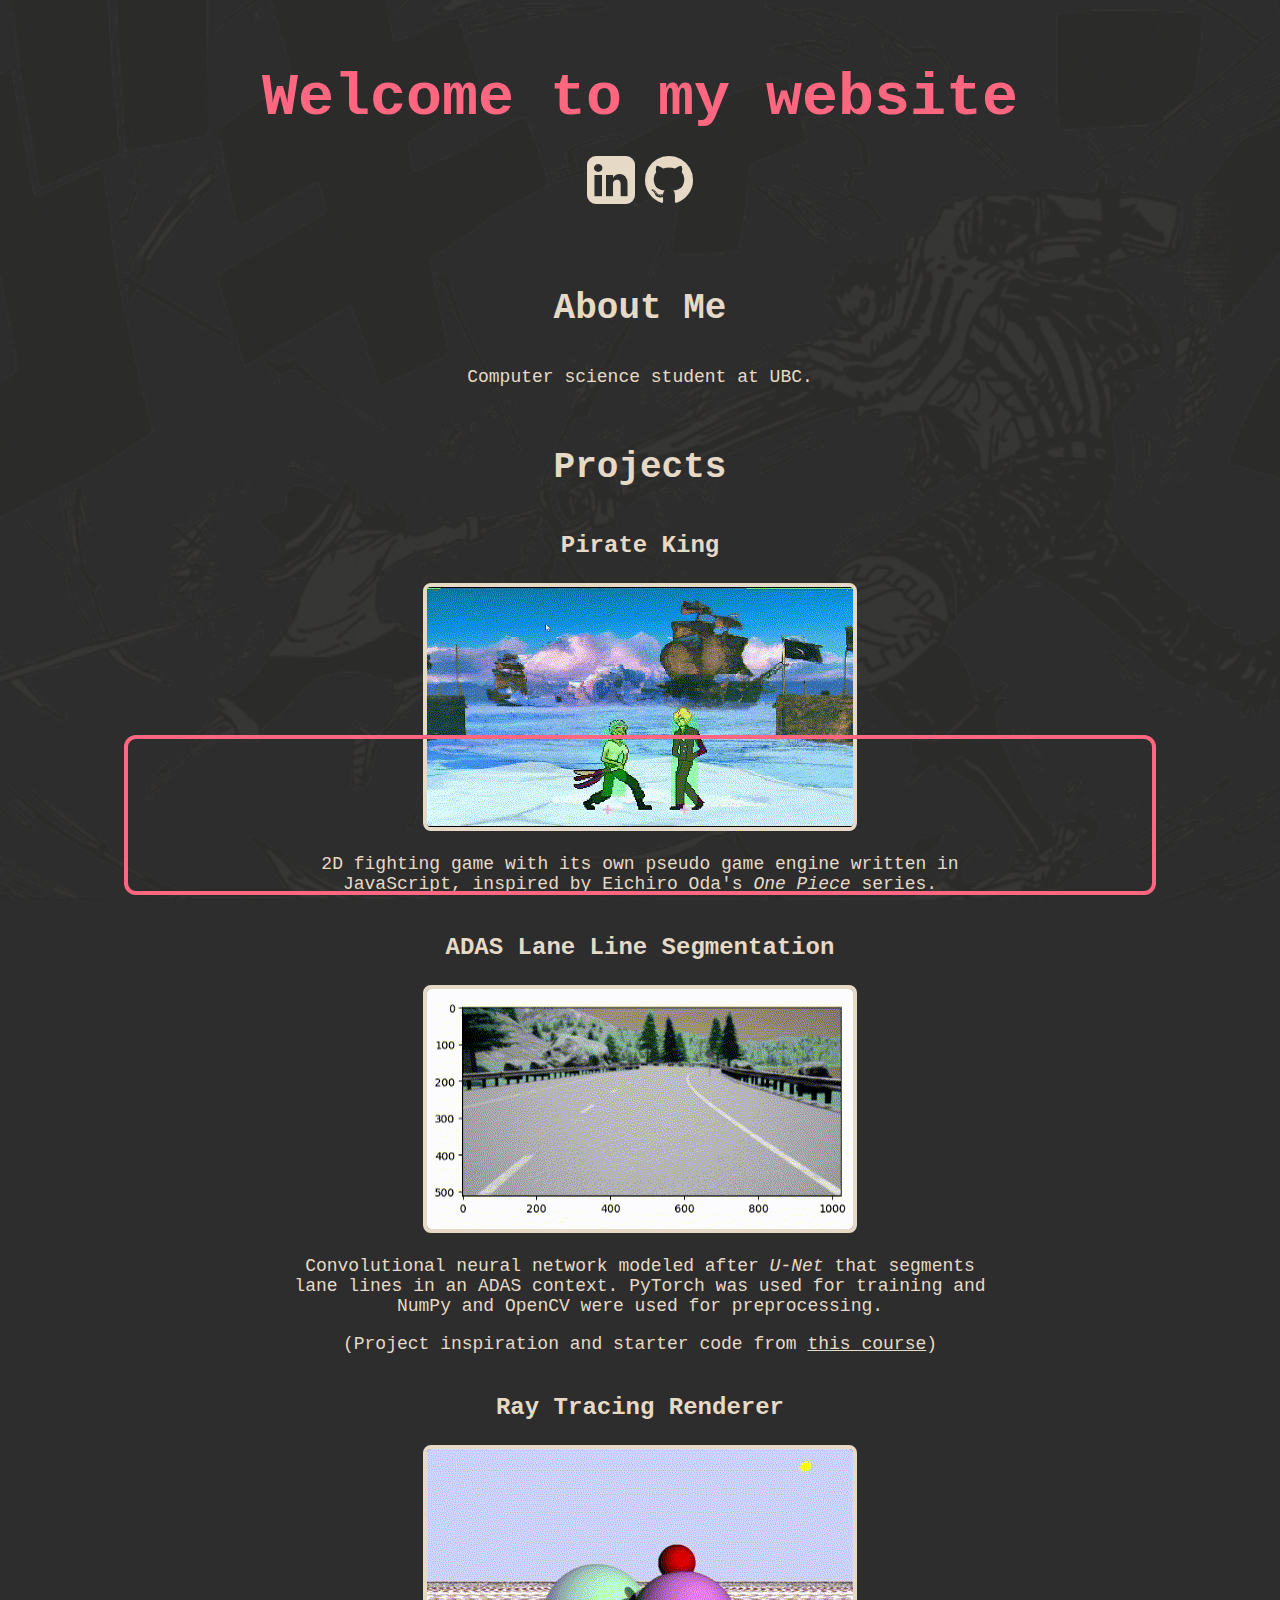
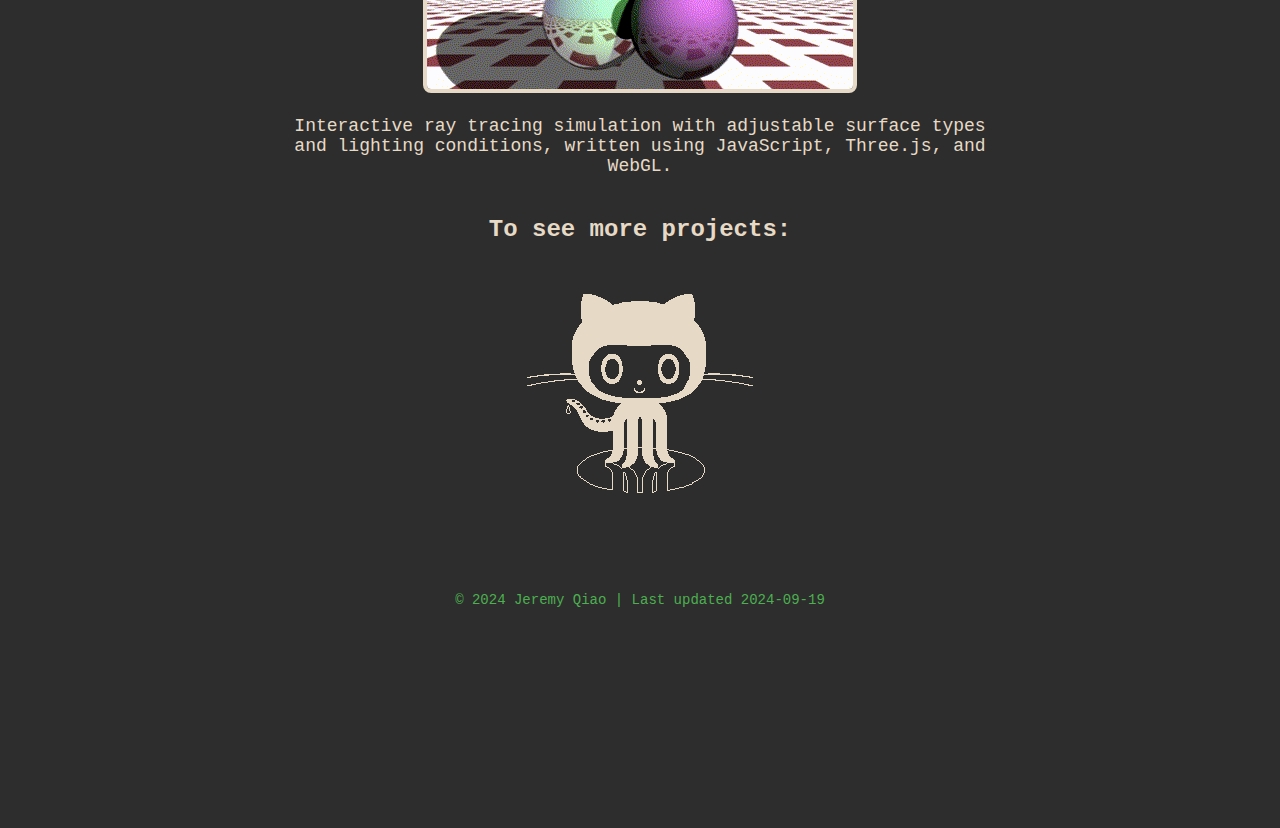
<file: index.html>
<!DOCTYPE html>
<html lang="en">
<head>
    <meta charset="UTF-8">
    <meta name="viewport" content="width=device-width, initial-scale=1.0">
    <link rel="stylesheet" href="https://cdnjs.cloudflare.com/ajax/libs/font-awesome/4.7.0/css/font-awesome.min.css">
    <title>germchow's website</title>
    <link rel="icon" type="image/x-icon" href="favicon.png">
    <style>
        body {
            background-color: #2d2d2d; /* Dark gray background */
            color: #e6dac6; /* Light gray text */
            background-image: url('luffykatakuri.png');
            background-repeat: no-repeat;
            background-position: top;
            background-size: auto 100%;
            background-attachment: fixed;
            font-family: 'Courier New', Courier, monospace;
            text-align: center;
            margin-top: 5%;
            margin-bottom: 220px;
            margin-left: 0px;
            margin-right: 0px;
        }

        header, h2 {
            margin-bottom: 20px;
            display: inline-block;
        }

        h2 {
            font-size: 36px;
        }

        h3 {
            font-size: 24px;
        }

        p {
            font-size: 18px;
        }

        header {
            font-size: 60px;
            font-weight: 700;
            transition: color 2s; /* Smooth transition effect over 2 seconds */
        }

        section {
            margin: auto;
            width: 55%;
            margin-bottom: 30px;
        }

        img {
            max-width: 100%;
            height: auto;
        }

        .project:hover {
            transform: scale(1.1);
            
        }

        .project {
            margin-bottom: 40px;
            transition: transform 0.3s;
        }
        

        .project img {
            border: 3px solid; /* Initially set to a color that will be overridden by JavaScript */
            border-radius: 8px;
            border-width: 4px;
        }

        .moreprojects:hover {
            transform: scale(1.1);
            
        }

        .moreprojects {
            margin-bottom: 30px;
            transition: transform 0.3s;
        }

        a:link, a:visited {
        color: #e6dac6;
        background-color: transparent;
        text-decoration: underline;
        }

        a:hover {
        color: #e6dac68c;
        background-color: transparent;
        text-decoration: underline;
        }

        footer {
            font-size: 14px;
            margin-top: 80px; /* Larger margin-top value to move the footer lower */
            color: #4caf50; /* Green color */
        }

        /* Style for the Spotify widget */
        .spotify-widget {
            position: fixed;
            bottom: 0%;
            width: 100%;
        }

        iframe {
            border: 4px solid; /* Initially set to a color that will be overridden by JavaScript */
            transition: border-color 2s; /* Smooth transition for border color */
        }

    </style>
    <script>
        document.addEventListener("DOMContentLoaded", function() {
            var header = document.querySelector('header');
            var iframe = document.querySelector('iframe')
            var colors = ['#ff6781', '#65a8d4', '#8ac754']; // Desaturated colors
            var currentColorIndex = 0;

            function updateColors() {
                var currentColor = colors[currentColorIndex];

                header.style.color = currentColor;
                iframe.style.borderColor = currentColor;

                currentColorIndex = (currentColorIndex + 1) % colors.length;

                setTimeout(updateColors, 1000); // Change colors every 2000 milliseconds (2 seconds)
            }

            updateColors(); // Start the color update loop
        });
    </script>
</head>
<body>

    <header>
        Welcome to my website
    </header>

    <div style="margin-bottom: 50px;">
        <a href="https://www.linkedin.com/in/jeremyqiao/" target="_blank" rel="noopener noreferrer"><i class="fa fa-linkedin-square" style="font-size:56px;"></i></a>
        <a href="https://github.com/germchow" target="_blank" rel="noopener noreferrer"><i class="fa fa-github" style="font-size:56px;"></i></a>
    </div>

    <section>
        <h2>About Me</h2>
        <p>Computer science student at UBC.</p>
    </section>

    <section>
        <h2>Projects</h2>

        <div class="project">
            <h3>Pirate King</h3>
            <a href="https://germchow.github.io/pirate-king/" target="_blank" rel="noopener noreferrer">
                <img src="pirateking.gif" alt="Project 1">
            </a>
            <p>2D fighting game with its own pseudo game engine written in JavaScript, inspired by Eichiro Oda's <i>One Piece</i> series.</p>
        </div>

        <div class="project">
            <h3>ADAS Lane Line Segmentation</h3>
            <a href="https://github.com/germchow/Algorithms-for-Automated-Driving" target="_blank" rel="noopener noreferrer">
                <img src="laneline.gif" alt="Project 2">
            </a>
            <p>Convolutional neural network modeled after <i>U-Net</i> that segments lane lines in an ADAS context. PyTorch was used for training and NumPy and OpenCV were used for preprocessing.</p>
            <p>(Project inspiration and starter code from <a href="https://thomasfermi.github.io/Algorithms-for-Automated-Driving/Introduction/intro.html" target="_blank" rel="noopener noreferrer">this course</a>)</p>    
        </div>

        <div class="project">
            <h3>Ray Tracing Renderer</h3>
            <a href="https://germchow.github.io/cpsc314-a6/" target="_blank" rel="noopener noreferrer">
                <img src="raytracer.gif" alt="Project 3">
            </a>
            <p>Interactive ray tracing simulation with adjustable surface types and lighting conditions, written using JavaScript, Three.js, and WebGL.</p>   
        </div>

        <!-- <div class="project">
            <h3>C-like Language Compiler</h3>
            <a href="https://github.com/germchow/cpsc411-compiler-project" target="_blank" rel="noopener noreferrer">
                <img src="compiler.gif" alt="Project 4">
            </a>
            <p>Compiler written in Racket that compiles a custom C-like language into x86 assembly.</p>    
        </div> -->

        <div class="moreprojects">
            <h3>To see more projects:</h3>
            <a href="https://github.com/germchow?tab=repositories" target="_blank" rel="noopener noreferrer">
                <img src='octocat.png' onmouseover="this.src='octocat_clicked.png';" onmouseout="this.src='octocat.png';" />
            </a>
        </div>

        <!-- Add more projects as needed -->
    </section>


    <footer>
        &copy; 2024 Jeremy Qiao | Last updated 2024-09-19
    </footer>

    <div class="spotify-widget">
        <iframe style="border-radius:12px" src="https://open.spotify.com/embed/playlist/17YqKUE5bDWDCR0HE6VPI8?utm_source=generator&theme=0" width="80%" height="152" frameBorder="0" allowfullscreen="" allow="autoplay; clipboard-write; encrypted-media; fullscreen; picture-in-picture" loading="lazy"></iframe>
    </div>
    

</body>
</html>
</file>
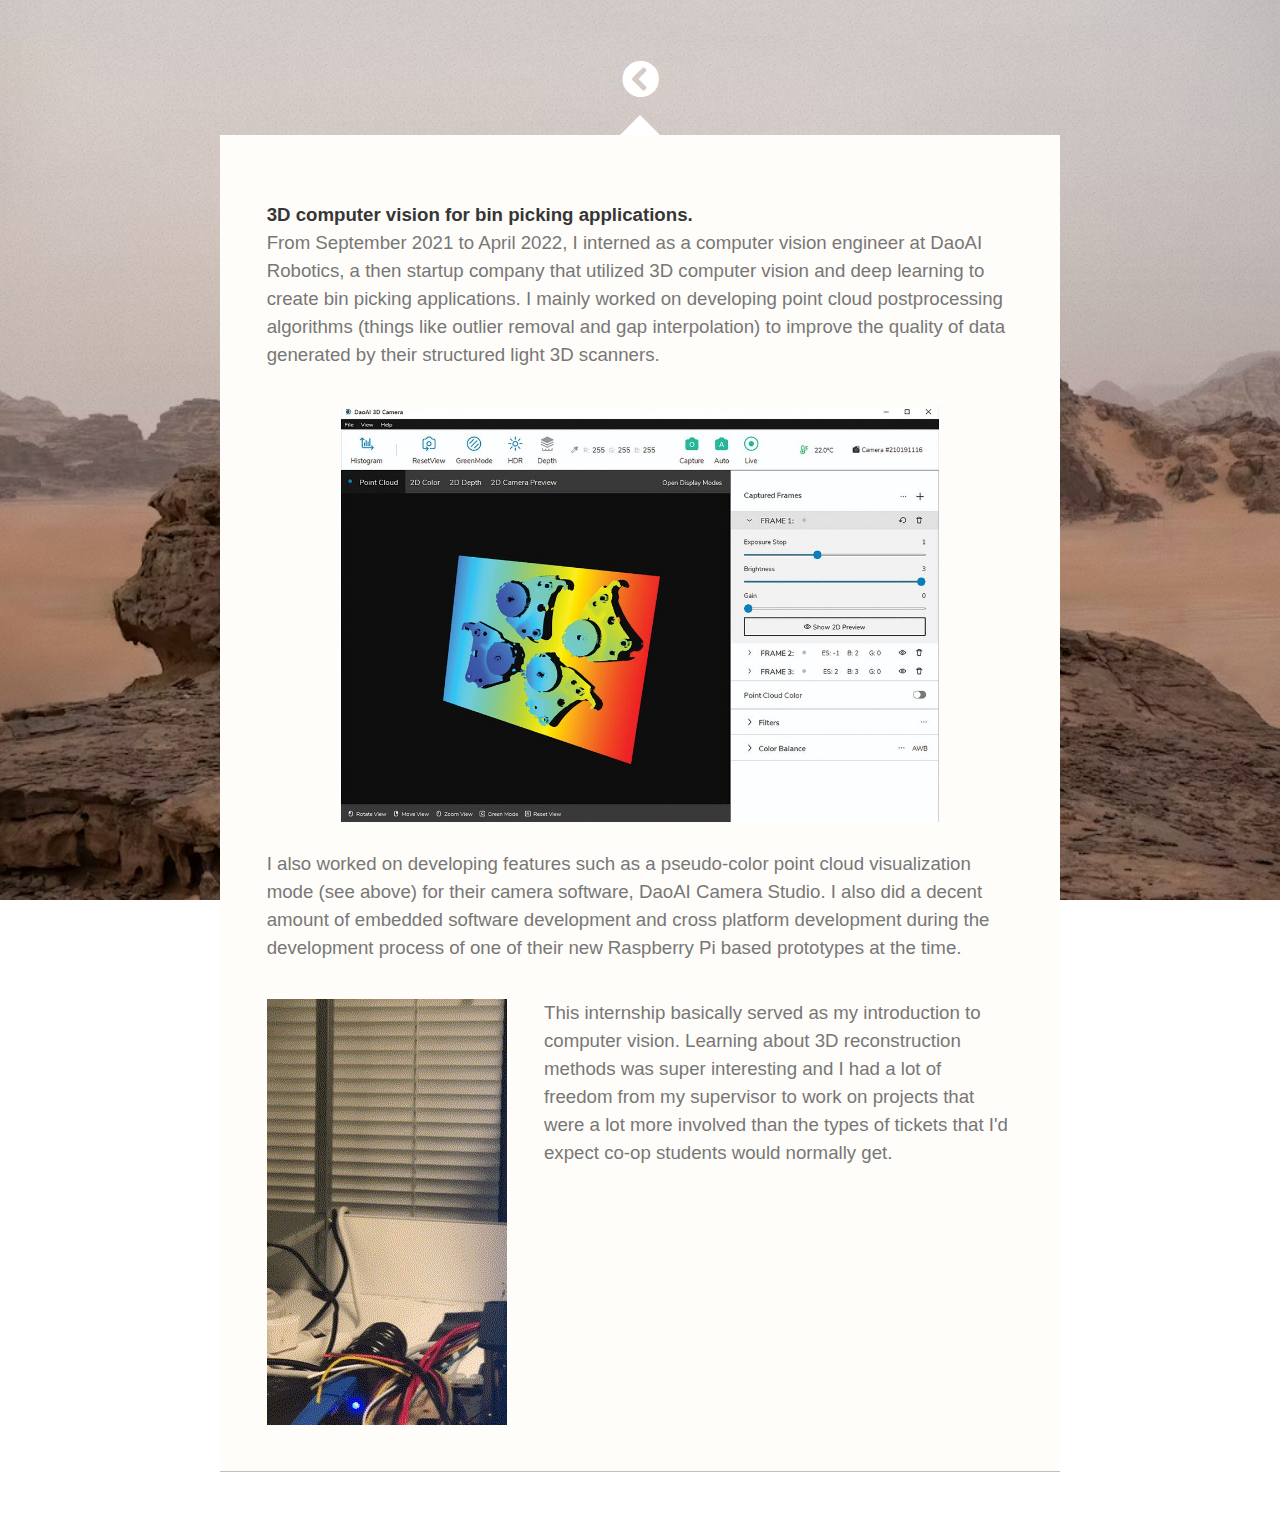
<file: daoai.html>
<!DOCTYPE HTML>
<!--
	Astral by HTML5 UP
	html5up.net | @ajlkn
	Free for personal and commercial use under the CCA 3.0 license (html5up.net/license)
-->
<html>
	<head>
		<title>germchow</title>
		<meta charset="utf-8" />
		<meta name="viewport" content="width=device-width, initial-scale=1, user-scalable=no" />
		<link rel="stylesheet" href="assets/css/main.css" />
		<noscript><link rel="stylesheet" href="assets/css/noscript.css" /></noscript>
		<link rel="icon" href="images/favicon.png">
	</head>
	<body class="is-preload">

		<!-- Wrapper-->
			<div id="wrapper">

				<!-- Nav -->
				<nav id="nav">
					<a href="javascript:history.back()" class="icon solid icon solid fa-chevron-circle-left"><span>go back</span></a>
				</nav>

				<!-- Main -->
					<div id="main">

						<!-- Work -->
							<article id="experience" class="blog">
								<h1>3D computer vision for bin picking applications.</h1>
                                <p>
                                    From September 2021 to April 2022, I interned as a computer vision engineer at DaoAI Robotics, a then startup company that 
									utilized 3D computer vision and deep learning to create bin picking applications. I mainly worked on developing point cloud 
									postprocessing algorithms (things like outlier removal and gap interpolation) to improve the quality of data generated by their 
									structured light 3D scanners.
                                </p>
                                <img class="image center" src="images/daoai2.png" width=80% alt="" />
                                <br>
								<p>
									I also worked on developing features such as a pseudo-color point cloud visualization mode (see above) for their camera software, DaoAI 
									Camera Studio. I also did a decent amount of embedded software development and cross platform development during the development process of
									one of their new Raspberry Pi based prototypes at the time.
								</p>
                                
								<div style="float:left; padding-right: 2em; padding-bottom: 2em;">
									<img src="images/daoai5.gif" alt=""/>
								</div>

								<div style="display: table-cell;">
									<p>
										This internship basically served as my introduction to computer vision. Learning about 3D reconstruction methods was super 
										interesting and I had a lot of freedom from my supervisor to work on projects that were a lot more involved than the types 
										of tickets that I'd expect co-op students would normally get.
									</p>
								</div>
								
								
								
								
								
                                
								
							</article>
					</div>
			</div>

		<!-- Scripts -->
			<script src="assets/js/jquery.min.js"></script>
			<script src="assets/js/browser.min.js"></script>
			<script src="assets/js/breakpoints.min.js"></script>
			<script src="assets/js/util.js"></script>
			<script src="assets/js/main.js"></script>

	</body>
</html>
</file>
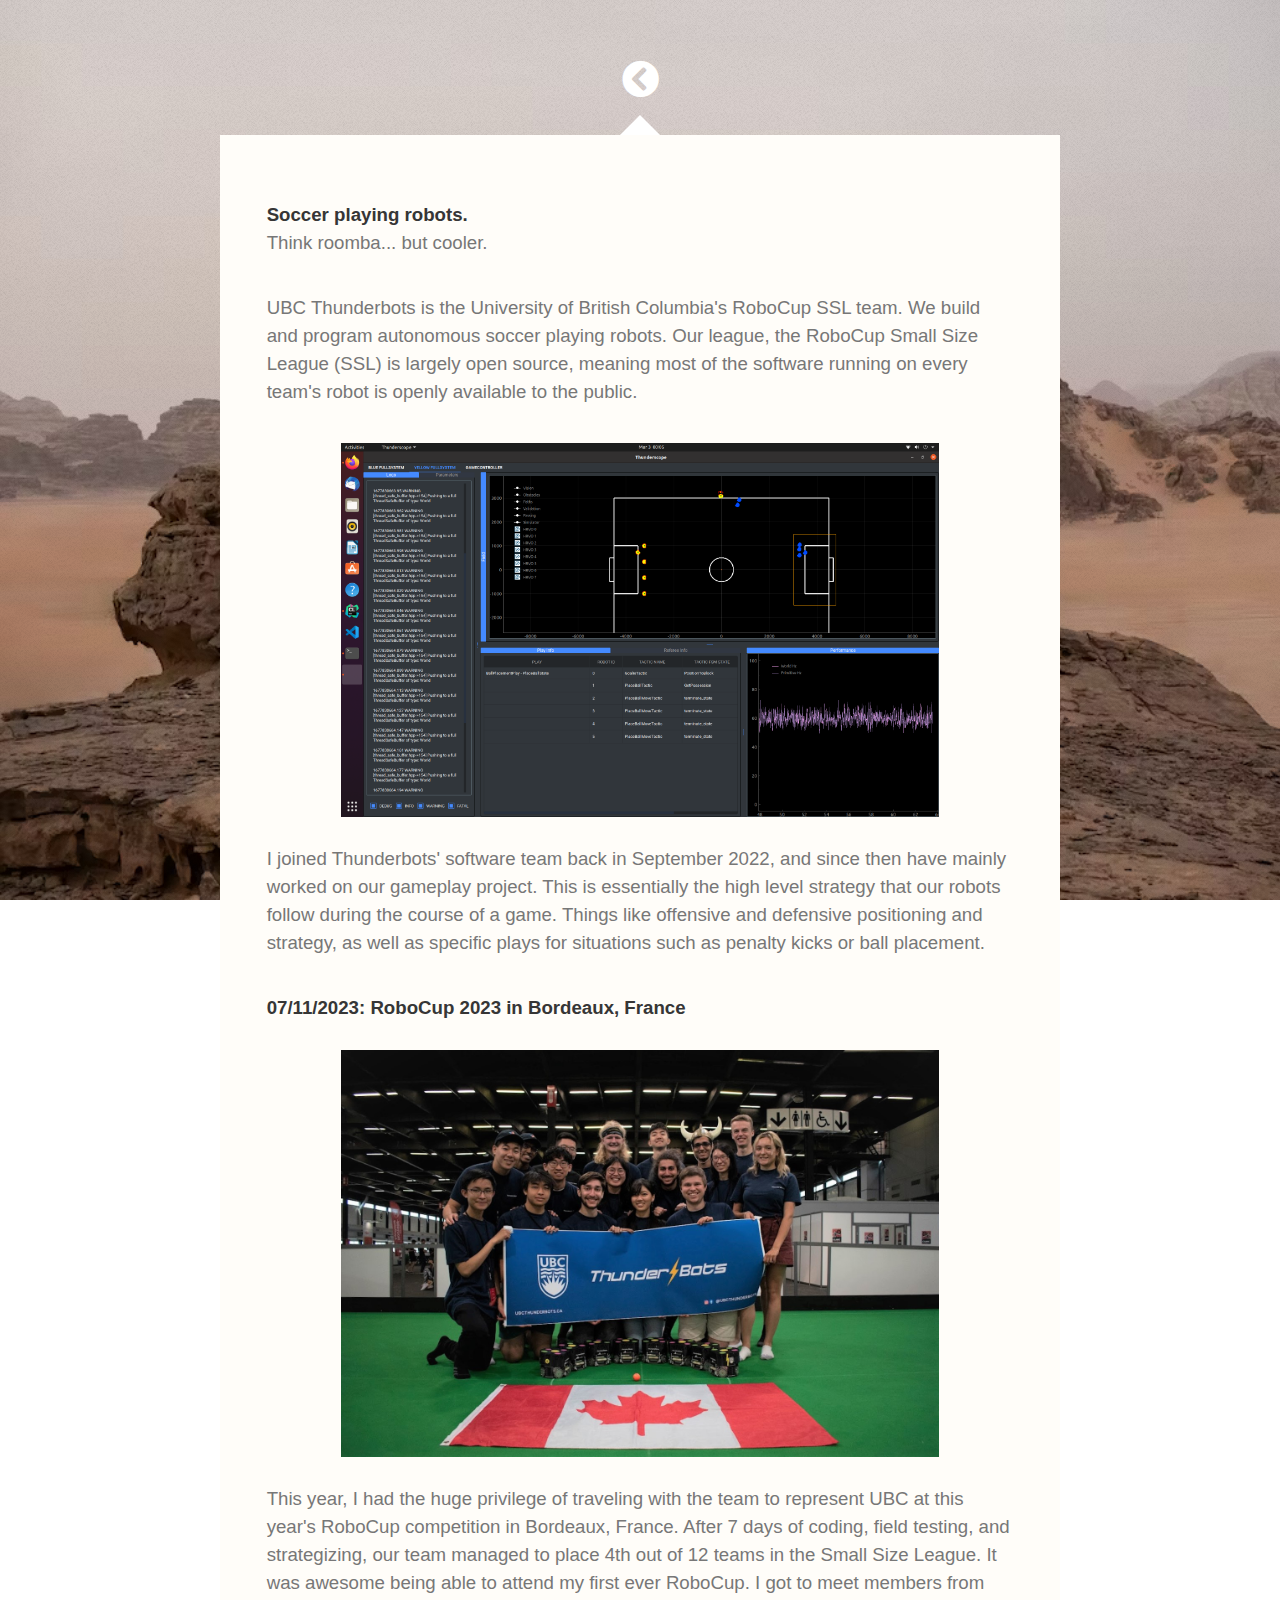
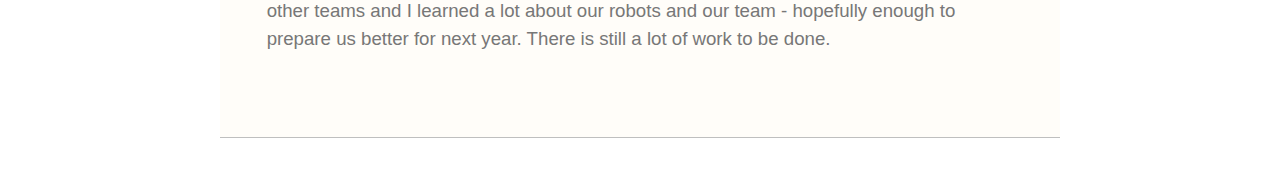
<file: tbots.html>
<!DOCTYPE HTML>
<!--
	Astral by HTML5 UP
	html5up.net | @ajlkn
	Free for personal and commercial use under the CCA 3.0 license (html5up.net/license)
-->
<html>
	<head>
		<title>germchow</title>
		<meta charset="utf-8" />
		<meta name="viewport" content="width=device-width, initial-scale=1, user-scalable=no" />
		<link rel="stylesheet" href="assets/css/main.css" />
		<noscript><link rel="stylesheet" href="assets/css/noscript.css" /></noscript>
		<link rel="icon" href="images/favicon.png">
	</head>
	<body class="is-preload">

		<!-- Wrapper-->
			<div id="wrapper">

				<!-- Nav -->
				<nav id="nav">
					<a href="javascript:history.back()" class="icon solid fa-chevron-circle-left"><span>go back</span></a>
				</nav>
				

				<!-- Main -->
					<div id="main">

						<!-- Work -->
							<article id="experience" class="blog">
								<h1>Soccer playing robots.</h1>
                                <p>Think roomba... but cooler.</p>

                                <p>
									UBC Thunderbots is the University of British Columbia's RoboCup SSL team.
									We build and program autonomous soccer playing robots. Our league, the RoboCup Small Size League (SSL) is largely open source, 
                                    meaning most of the software running on every team's robot is openly available to the public. 
                                </p>
                                <img class="image center" src="images/tbots1.png" width=80% alt="" />
                                <br>
                                <p>
                                    I joined Thunderbots' software team back in September 2022, and since then have mainly worked on our gameplay project. This is 
                                    essentially the high level strategy that our robots follow during the course of a game. Things like offensive and defensive 
                                    positioning and strategy, as well as specific plays for situations such as penalty kicks or ball placement.
                                </p>

								<h2>07/11/2023: RoboCup 2023 in Bordeaux, France</h2>
								<br>
								<img class="image center" src="images/tbots2.jpg" width=80% alt="" />
								<br>
								<p>
									This year, I had the huge privilege of traveling with the team to represent UBC at this year's RoboCup competition in 
									Bordeaux, France. After 7 days of coding, field testing, and strategizing, our team managed to place 4th out of 12 teams 
									in the Small Size League. It was awesome being able to attend my first ever RoboCup. I got to meet members from other teams 
									and I learned a lot about our robots and our team - hopefully enough to prepare us better for next year. There is still a lot 
									of work to be done.
								</p>
                                
								
							</article>
					</div>
			</div>

		<!-- Scripts -->
			<script src="assets/js/jquery.min.js"></script>
			<script src="assets/js/browser.min.js"></script>
			<script src="assets/js/breakpoints.min.js"></script>
			<script src="assets/js/util.js"></script>
			<script src="assets/js/main.js"></script>

	</body>
</html>
</file>
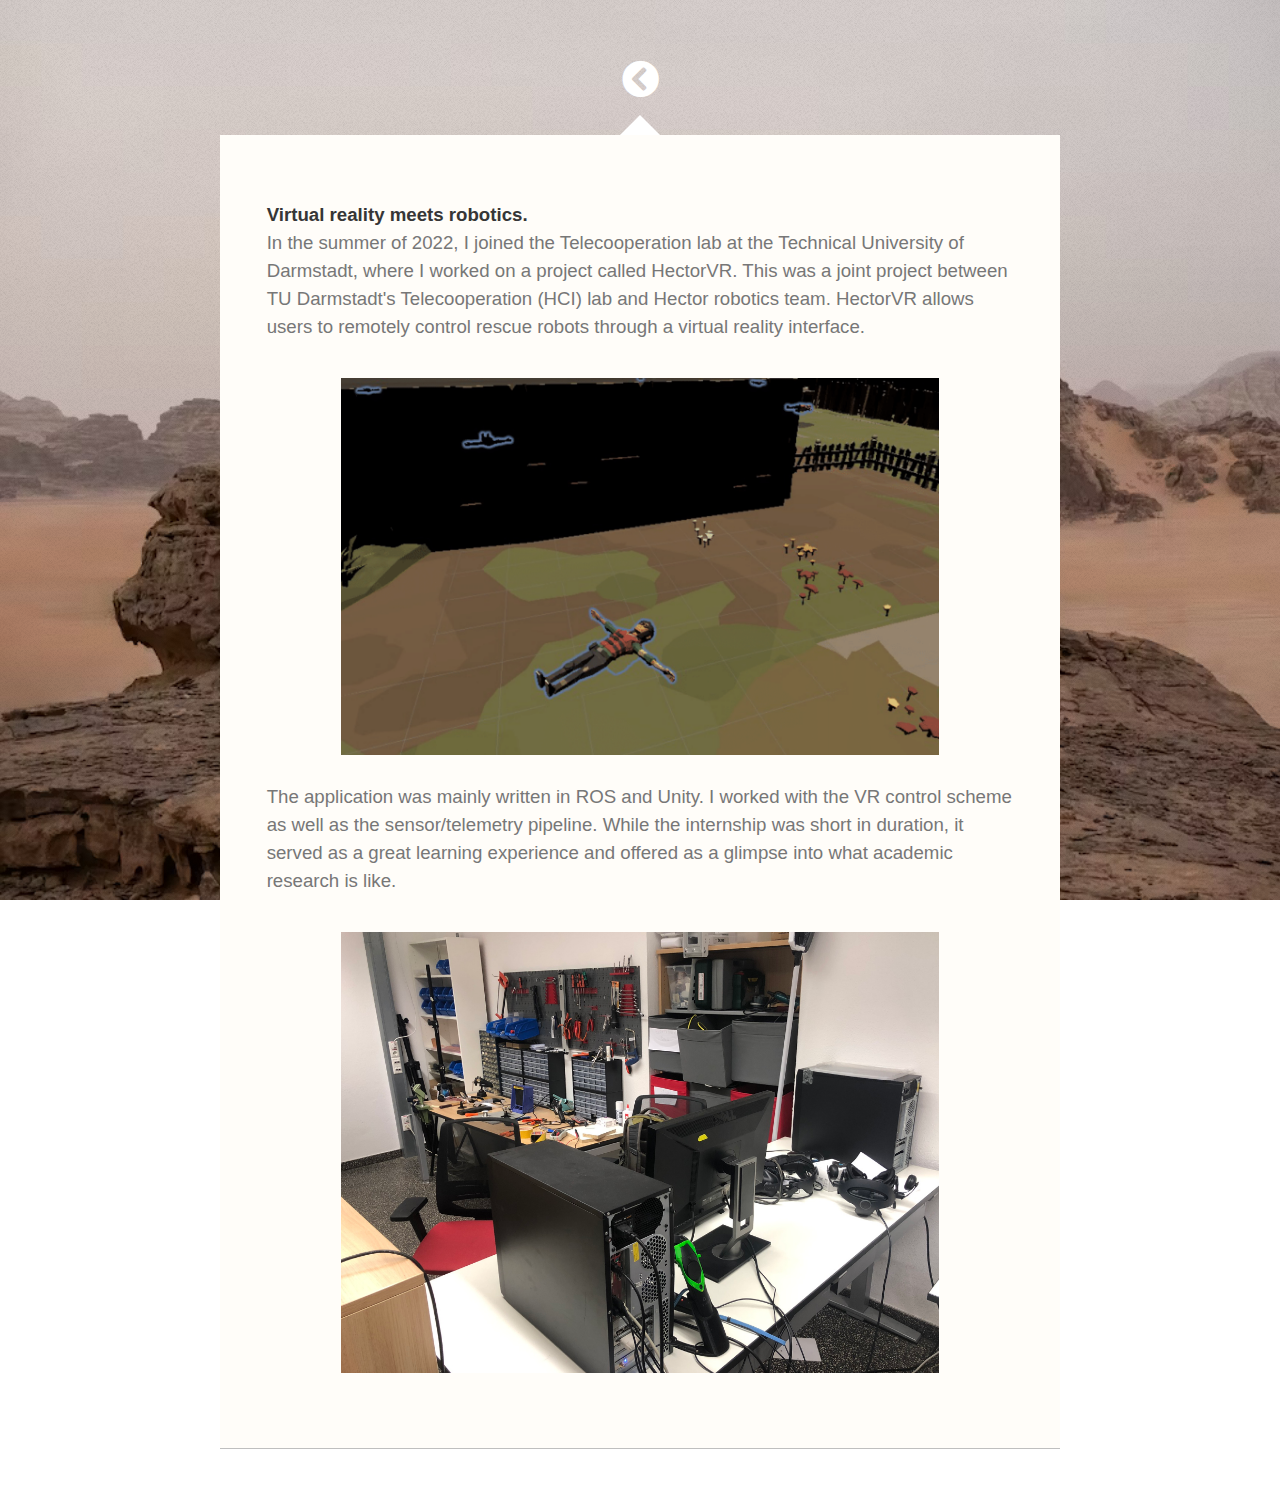
<file: tudarmstadt.html>
<!DOCTYPE HTML>
<!--
	Astral by HTML5 UP
	html5up.net | @ajlkn
	Free for personal and commercial use under the CCA 3.0 license (html5up.net/license)
-->
<html>
	<head>
		<title>germchow</title>
		<meta charset="utf-8" />
		<meta name="viewport" content="width=device-width, initial-scale=1, user-scalable=no" />
		<link rel="stylesheet" href="assets/css/main.css" />
		<noscript><link rel="stylesheet" href="assets/css/noscript.css" /></noscript>
		<link rel="icon" href="images/favicon.png">
	</head>
	<body class="is-preload">

		<!-- Wrapper-->
			<div id="wrapper">

				<!-- Nav -->
				<nav id="nav">
					<a href="javascript:history.back()" class="icon solid fa-chevron-circle-left"><span>go back</span></a>
				</nav>

				<!-- Main -->
					<div id="main">

						<!-- Work -->
							<article id="experience" class="blog">
								<h1>Virtual reality meets robotics.</h1>
                                <p>
                                    In the summer of 2022, I joined the Telecooperation lab at the Technical University of Darmstadt, where I worked on a project called HectorVR. 
									This was a joint project between TU Darmstadt's Telecooperation (HCI) lab and Hector robotics team. HectorVR allows users to remotely control 
									rescue robots through a virtual reality interface.
                                </p>
                                <img class="image center" src="images/tudarmstadt2.png" width=80% alt="" />
                                <br>
                                <p>
                                    The application was mainly written in ROS and Unity. I worked with the VR control scheme as well as the sensor/telemetry pipeline.
									While the internship was short in duration, it served as a great learning experience and offered as a glimpse into what academic 
									research is like.
                                </p>
								<img class="image center" src="images/tudarmstadt3.png" width=80% alt="" />
                                <br>
                                
								
							</article>
					</div>
			</div>

		<!-- Scripts -->
			<script src="assets/js/jquery.min.js"></script>
			<script src="assets/js/browser.min.js"></script>
			<script src="assets/js/breakpoints.min.js"></script>
			<script src="assets/js/util.js"></script>
			<script src="assets/js/main.js"></script>

	</body>
</html>
</file>
<file: assets/css/noscript.css>
/*
	Astral by HTML5 UP
	html5up.net | @ajlkn
	Free for personal and commercial use under the CCA 3.0 license (html5up.net/license)
*/

/* Wrapper */

	#wrapper {
		opacity: 1 !important;
	}

/* Nav */

	#nav a {
		opacity: 1.0;
	}

		#nav a:before, #nav a:after {
			display: none;
		}

		#nav a span {
			top: 0;
			opacity: 1.0;
		}

			#nav a span:after {
				display: none;
			}

/* Main */

	#main {
		background: none;
		box-shadow: none;
	}

		#main > .panel {
			background: #ffffff;
			margin-bottom: 2em;
		}

			#main > .panel:last-child {
				margin-bottom: 0;
			}
</file>
<file: assets/css/main.css>
@import url("https://fonts.googleapis.com/css?family=Source+Sans+Pro:300,400,300italic,400italic");
@import url("fontawesome-all.min.css");

/*
	Astral by HTML5 UP
	html5up.net | @ajlkn
	Free for personal and commercial use under the CCA 3.0 license (html5up.net/license)
*/

html, body, div, span, applet, object,
iframe, h1, h2, h3, h4, h5, h6, p, blockquote,
pre, a, abbr, acronym, address, big, cite,
code, del, dfn, em, img, ins, kbd, q, s, samp,
small, strike, strong, sub, sup, tt, var, b,
u, i, center, dl, dt, dd, ol, ul, li, fieldset,
form, label, legend, table, caption, tbody,
tfoot, thead, tr, th, td, article, aside,
canvas, details, embed, figure, figcaption,
footer, header, hgroup, menu, nav, output, ruby,
section, summary, time, mark, audio, video {
	margin: 0;
	padding: 0;
	border: 0;
	font-size: 100%;
	font: inherit;
	vertical-align: baseline;}

article, aside, details, figcaption, figure,
footer, header, hgroup, menu, nav, section {
	display: block;}

body {
	line-height: 1;
}

ol, ul {
	list-style: none;
}

blockquote, q {
	quotes: none;
}

	blockquote:before, blockquote:after, q:before, q:after {
		content: '';
		content: none;
	}

table {
	border-collapse: collapse;
	border-spacing: 0;
}

body {
	-webkit-text-size-adjust: none;
}

mark {
	background-color: transparent;
	color: inherit;
}

input::-moz-focus-inner {
	border: 0;
	padding: 0;
}

input, select, textarea {
	-moz-appearance: none;
	-webkit-appearance: none;
	-ms-appearance: none;
	appearance: none;
}

/* Row */

	.row {
		display: flex;
		flex-wrap: wrap;
		box-sizing: border-box;
		align-items: stretch;
	}

		.row > * {
			box-sizing: border-box;
		}

		.row.gtr-uniform > * > :last-child {
			margin-bottom: 0;
		}

		.row.aln-left {
			justify-content: flex-start;
		}

		.row.aln-center {
			justify-content: center;
		}

		.row.aln-right {
			justify-content: flex-end;
		}

		.row.aln-top {
			align-items: flex-start;
		}

		.row.aln-middle {
			align-items: center;
		}

		.row.aln-bottom {
			align-items: flex-end;
		}

		.row > .imp {
			order: -1;
		}

		.row > .col-1 {
			width: 8.33333%;
		}

		.row > .off-1 {
			margin-left: 8.33333%;
		}

		.row > .col-2 {
			width: 16.66667%;
		}

		.row > .off-2 {
			margin-left: 16.66667%;
		}

		.row > .col-3 {
			width: 25%;
		}

		.row > .off-3 {
			margin-left: 25%;
		}

		.row > .col-4 {
			width: 33.33333%;
		}

		.row > .off-4 {
			margin-left: 33.33333%;
		}

		.row > .col-5 {
			width: 41.66667%;
		}

		.row > .off-5 {
			margin-left: 41.66667%;
		}

		.row > .col-6 {
			width: 50%;
		}

		.row > .off-6 {
			margin-left: 50%;
		}

		.row > .col-7 {
			width: 58.33333%;
		}

		.row > .off-7 {
			margin-left: 58.33333%;
		}

		.row > .col-8 {
			width: 66.66667%;
		}

		.row > .off-8 {
			margin-left: 66.66667%;
		}

		.row > .col-9 {
			width: 75%;
		}

		.row > .off-9 {
			margin-left: 75%;
		}

		.row > .col-10 {
			width: 83.33333%;
		}

		.row > .off-10 {
			margin-left: 83.33333%;
		}

		.row > .col-11 {
			width: 91.66667%;
		}

		.row > .off-11 {
			margin-left: 91.66667%;
		}

		.row > .col-12 {
			width: 100%;
		}

		.row > .off-12 {
			margin-left: 100%;
		}

		.row.gtr-0 {
			margin-top: 0em;
			margin-left: 0em;
		}

			.row.gtr-0 > * {
				padding: 0em 0 0 0em;
			}

			.row.gtr-0.gtr-uniform {
				margin-top: 0em;
			}

				.row.gtr-0.gtr-uniform > * {
					padding-top: 0em;
				}

		.row.gtr-25 {
			margin-top: -0.3125em;
			margin-left: -0.3125em;
		}

			.row.gtr-25 > * {
				padding: 0.3125em 0 0 0.3125em;
			}

			.row.gtr-25.gtr-uniform {
				margin-top: -0.3125em;
			}

				.row.gtr-25.gtr-uniform > * {
					padding-top: 0.3125em;
				}

		.row.gtr-50 {
			margin-top: -0.625em;
			margin-left: -0.625em;
		}

			.row.gtr-50 > * {
				padding: 0.625em 0 0 0.625em;
			}

			.row.gtr-50.gtr-uniform {
				margin-top: -0.625em;
			}

				.row.gtr-50.gtr-uniform > * {
					padding-top: 0.625em;
				}

		.row {
			margin-top: -1.25em;
			margin-left: -1.25em;
		}

			.row > * {
				padding: 1.25em 0 0 1.25em;
			}

			.row.gtr-uniform {
				margin-top: -1.25em;
			}

				.row.gtr-uniform > * {
					padding-top: 1.25em;
				}

		.row.gtr-150 {
			margin-top: -1.875em;
			margin-left: -1.875em;
		}

			.row.gtr-150 > * {
				padding: 1.875em 0 0 1.875em;
			}

			.row.gtr-150.gtr-uniform {
				margin-top: -1.875em;
			}

				.row.gtr-150.gtr-uniform > * {
					padding-top: 1.875em;
				}

		.row.gtr-200 {
			margin-top: -2.5em;
			margin-left: -2.5em;
		}

			.row.gtr-200 > * {
				padding: 2.5em 0 0 2.5em;
			}

			.row.gtr-200.gtr-uniform {
				margin-top: -2.5em;
			}

				.row.gtr-200.gtr-uniform > * {
					padding-top: 2.5em;
				}

		@media screen and (max-width: 1680px) {

			.row {
				display: flex;
				flex-wrap: wrap;
				box-sizing: border-box;
				align-items: stretch;
			}

				.row > * {
					box-sizing: border-box;
				}

				.row.gtr-uniform > * > :last-child {
					margin-bottom: 0;
				}

				.row.aln-left {
					justify-content: flex-start;
				}

				.row.aln-center {
					justify-content: center;
				}

				.row.aln-right {
					justify-content: flex-end;
				}

				.row.aln-top {
					align-items: flex-start;
				}

				.row.aln-middle {
					align-items: center;
				}

				.row.aln-bottom {
					align-items: flex-end;
				}

				.row > .imp-xlarge {
					order: -1;
				}

				.row > .col-1-xlarge {
					width: 8.33333%;
				}

				.row > .off-1-xlarge {
					margin-left: 8.33333%;
				}

				.row > .col-2-xlarge {
					width: 16.66667%;
				}

				.row > .off-2-xlarge {
					margin-left: 16.66667%;
				}

				.row > .col-3-xlarge {
					width: 25%;
				}

				.row > .off-3-xlarge {
					margin-left: 25%;
				}

				.row > .col-4-xlarge {
					width: 33.33333%;
				}

				.row > .off-4-xlarge {
					margin-left: 33.33333%;
				}

				.row > .col-5-xlarge {
					width: 41.66667%;
				}

				.row > .off-5-xlarge {
					margin-left: 41.66667%;
				}

				.row > .col-6-xlarge {
					width: 50%;
				}

				.row > .off-6-xlarge {
					margin-left: 50%;
				}

				.row > .col-7-xlarge {
					width: 58.33333%;
				}

				.row > .off-7-xlarge {
					margin-left: 58.33333%;
				}

				.row > .col-8-xlarge {
					width: 66.66667%;
				}

				.row > .off-8-xlarge {
					margin-left: 66.66667%;
				}

				.row > .col-9-xlarge {
					width: 75%;
				}

				.row > .off-9-xlarge {
					margin-left: 75%;
				}

				.row > .col-10-xlarge {
					width: 83.33333%;
				}

				.row > .off-10-xlarge {
					margin-left: 83.33333%;
				}

				.row > .col-11-xlarge {
					width: 91.66667%;
				}

				.row > .off-11-xlarge {
					margin-left: 91.66667%;
				}

				.row > .col-12-xlarge {
					width: 100%;
				}

				.row > .off-12-xlarge {
					margin-left: 100%;
				}

				.row.gtr-0 {
					margin-top: 0em;
					margin-left: 0em;
				}

					.row.gtr-0 > * {
						padding: 0em 0 0 0em;
					}

					.row.gtr-0.gtr-uniform {
						margin-top: 0em;
					}

						.row.gtr-0.gtr-uniform > * {
							padding-top: 0em;
						}

				.row.gtr-25 {
					margin-top: -0.3125em;
					margin-left: -0.3125em;
				}

					.row.gtr-25 > * {
						padding: 0.3125em 0 0 0.3125em;
					}

					.row.gtr-25.gtr-uniform {
						margin-top: -0.3125em;
					}

						.row.gtr-25.gtr-uniform > * {
							padding-top: 0.3125em;
						}

				.row.gtr-50 {
					margin-top: -0.625em;
					margin-left: -0.625em;
				}

					.row.gtr-50 > * {
						padding: 0.625em 0 0 0.625em;
					}

					.row.gtr-50.gtr-uniform {
						margin-top: -0.625em;
					}

						.row.gtr-50.gtr-uniform > * {
							padding-top: 0.625em;
						}

				.row {
					margin-top: -1.25em;
					margin-left: -1.25em;
				}

					.row > * {
						padding: 1.25em 0 0 1.25em;
					}

					.row.gtr-uniform {
						margin-top: -1.25em;
					}

						.row.gtr-uniform > * {
							padding-top: 1.25em;
						}

				.row.gtr-150 {
					margin-top: -1.875em;
					margin-left: -1.875em;
				}

					.row.gtr-150 > * {
						padding: 1.875em 0 0 1.875em;
					}

					.row.gtr-150.gtr-uniform {
						margin-top: -1.875em;
					}

						.row.gtr-150.gtr-uniform > * {
							padding-top: 1.875em;
						}

				.row.gtr-200 {
					margin-top: -2.5em;
					margin-left: -2.5em;
				}

					.row.gtr-200 > * {
						padding: 2.5em 0 0 2.5em;
					}

					.row.gtr-200.gtr-uniform {
						margin-top: -2.5em;
					}

						.row.gtr-200.gtr-uniform > * {
							padding-top: 2.5em;
						}

		}

		@media screen and (max-width: 1280px) {

			.row {
				display: flex;
				flex-wrap: wrap;
				box-sizing: border-box;
				align-items: stretch;
			}

				.row > * {
					box-sizing: border-box;
				}

				.row.gtr-uniform > * > :last-child {
					margin-bottom: 0;
				}

				.row.aln-left {
					justify-content: flex-start;
				}

				.row.aln-center {
					justify-content: center;
				}

				.row.aln-right {
					justify-content: flex-end;
				}

				.row.aln-top {
					align-items: flex-start;
				}

				.row.aln-middle {
					align-items: center;
				}

				.row.aln-bottom {
					align-items: flex-end;
				}

				.row > .imp-large {
					order: -1;
				}

				.row > .col-1-large {
					width: 8.33333%;
				}

				.row > .off-1-large {
					margin-left: 8.33333%;
				}

				.row > .col-2-large {
					width: 16.66667%;
				}

				.row > .off-2-large {
					margin-left: 16.66667%;
				}

				.row > .col-3-large {
					width: 25%;
				}

				.row > .off-3-large {
					margin-left: 25%;
				}

				.row > .col-4-large {
					width: 33.33333%;
				}

				.row > .off-4-large {
					margin-left: 33.33333%;
				}

				.row > .col-5-large {
					width: 41.66667%;
				}

				.row > .off-5-large {
					margin-left: 41.66667%;
				}

				.row > .col-6-large {
					width: 50%;
				}

				.row > .off-6-large {
					margin-left: 50%;
				}

				.row > .col-7-large {
					width: 58.33333%;
				}

				.row > .off-7-large {
					margin-left: 58.33333%;
				}

				.row > .col-8-large {
					width: 66.66667%;
				}

				.row > .off-8-large {
					margin-left: 66.66667%;
				}

				.row > .col-9-large {
					width: 75%;
				}

				.row > .off-9-large {
					margin-left: 75%;
				}

				.row > .col-10-large {
					width: 83.33333%;
				}

				.row > .off-10-large {
					margin-left: 83.33333%;
				}

				.row > .col-11-large {
					width: 91.66667%;
				}

				.row > .off-11-large {
					margin-left: 91.66667%;
				}

				.row > .col-12-large {
					width: 100%;
				}

				.row > .off-12-large {
					margin-left: 100%;
				}

				.row.gtr-0 {
					margin-top: 0em;
					margin-left: 0em;
				}

					.row.gtr-0 > * {
						padding: 0em 0 0 0em;
					}

					.row.gtr-0.gtr-uniform {
						margin-top: 0em;
					}

						.row.gtr-0.gtr-uniform > * {
							padding-top: 0em;
						}

				.row.gtr-25 {
					margin-top: -0.3125em;
					margin-left: -0.3125em;
				}

					.row.gtr-25 > * {
						padding: 0.3125em 0 0 0.3125em;
					}

					.row.gtr-25.gtr-uniform {
						margin-top: -0.3125em;
					}

						.row.gtr-25.gtr-uniform > * {
							padding-top: 0.3125em;
						}

				.row.gtr-50 {
					margin-top: -0.625em;
					margin-left: -0.625em;
				}

					.row.gtr-50 > * {
						padding: 0.625em 0 0 0.625em;
					}

					.row.gtr-50.gtr-uniform {
						margin-top: -0.625em;
					}

						.row.gtr-50.gtr-uniform > * {
							padding-top: 0.625em;
						}

				.row {
					margin-top: -1.25em;
					margin-left: -1.25em;
				}

					.row > * {
						padding: 1.25em 0 0 1.25em;
					}

					.row.gtr-uniform {
						margin-top: -1.25em;
					}

						.row.gtr-uniform > * {
							padding-top: 1.25em;
						}

				.row.gtr-150 {
					margin-top: -1.875em;
					margin-left: -1.875em;
				}

					.row.gtr-150 > * {
						padding: 1.875em 0 0 1.875em;
					}

					.row.gtr-150.gtr-uniform {
						margin-top: -1.875em;
					}

						.row.gtr-150.gtr-uniform > * {
							padding-top: 1.875em;
						}

				.row.gtr-200 {
					margin-top: -2.5em;
					margin-left: -2.5em;
				}

					.row.gtr-200 > * {
						padding: 2.5em 0 0 2.5em;
					}

					.row.gtr-200.gtr-uniform {
						margin-top: -2.5em;
					}

						.row.gtr-200.gtr-uniform > * {
							padding-top: 2.5em;
						}

		}

		@media screen and (max-width: 980px) {

			.row {
				display: flex;
				flex-wrap: wrap;
				box-sizing: border-box;
				align-items: stretch;
			}

				.row > * {
					box-sizing: border-box;
				}

				.row.gtr-uniform > * > :last-child {
					margin-bottom: 0;
				}

				.row.aln-left {
					justify-content: flex-start;
				}

				.row.aln-center {
					justify-content: center;
				}

				.row.aln-right {
					justify-content: flex-end;
				}

				.row.aln-top {
					align-items: flex-start;
				}

				.row.aln-middle {
					align-items: center;
				}

				.row.aln-bottom {
					align-items: flex-end;
				}

				.row > .imp-medium {
					order: -1;
				}

				.row > .col-1-medium {
					width: 8.33333%;
				}

				.row > .off-1-medium {
					margin-left: 8.33333%;
				}

				.row > .col-2-medium {
					width: 16.66667%;
				}

				.row > .off-2-medium {
					margin-left: 16.66667%;
				}

				.row > .col-3-medium {
					width: 25%;
				}

				.row > .off-3-medium {
					margin-left: 25%;
				}

				.row > .col-4-medium {
					width: 33.33333%;
				}

				.row > .off-4-medium {
					margin-left: 33.33333%;
				}

				.row > .col-5-medium {
					width: 41.66667%;
				}

				.row > .off-5-medium {
					margin-left: 41.66667%;
				}

				.row > .col-6-medium {
					width: 50%;
				}

				.row > .off-6-medium {
					margin-left: 50%;
				}

				.row > .col-7-medium {
					width: 58.33333%;
				}

				.row > .off-7-medium {
					margin-left: 58.33333%;
				}

				.row > .col-8-medium {
					width: 66.66667%;
				}

				.row > .off-8-medium {
					margin-left: 66.66667%;
				}

				.row > .col-9-medium {
					width: 75%;
				}

				.row > .off-9-medium {
					margin-left: 75%;
				}

				.row > .col-10-medium {
					width: 83.33333%;
				}

				.row > .off-10-medium {
					margin-left: 83.33333%;
				}

				.row > .col-11-medium {
					width: 91.66667%;
				}

				.row > .off-11-medium {
					margin-left: 91.66667%;
				}

				.row > .col-12-medium {
					width: 100%;
				}

				.row > .off-12-medium {
					margin-left: 100%;
				}

				.row.gtr-0 {
					margin-top: 0em;
					margin-left: 0em;
				}

					.row.gtr-0 > * {
						padding: 0em 0 0 0em;
					}

					.row.gtr-0.gtr-uniform {
						margin-top: 0em;
					}

						.row.gtr-0.gtr-uniform > * {
							padding-top: 0em;
						}

				.row.gtr-25 {
					margin-top: -0.3125em;
					margin-left: -0.3125em;
				}

					.row.gtr-25 > * {
						padding: 0.3125em 0 0 0.3125em;
					}

					.row.gtr-25.gtr-uniform {
						margin-top: -0.3125em;
					}

						.row.gtr-25.gtr-uniform > * {
							padding-top: 0.3125em;
						}

				.row.gtr-50 {
					margin-top: -0.625em;
					margin-left: -0.625em;
				}

					.row.gtr-50 > * {
						padding: 0.625em 0 0 0.625em;
					}

					.row.gtr-50.gtr-uniform {
						margin-top: -0.625em;
					}

						.row.gtr-50.gtr-uniform > * {
							padding-top: 0.625em;
						}

				.row {
					margin-top: -1.25em;
					margin-left: -1.25em;
				}

					.row > * {
						padding: 1.25em 0 0 1.25em;
					}

					.row.gtr-uniform {
						margin-top: -1.25em;
					}

						.row.gtr-uniform > * {
							padding-top: 1.25em;
						}

				.row.gtr-150 {
					margin-top: -1.875em;
					margin-left: -1.875em;
				}

					.row.gtr-150 > * {
						padding: 1.875em 0 0 1.875em;
					}

					.row.gtr-150.gtr-uniform {
						margin-top: -1.875em;
					}

						.row.gtr-150.gtr-uniform > * {
							padding-top: 1.875em;
						}

				.row.gtr-200 {
					margin-top: -2.5em;
					margin-left: -2.5em;
				}

					.row.gtr-200 > * {
						padding: 2.5em 0 0 2.5em;
					}

					.row.gtr-200.gtr-uniform {
						margin-top: -2.5em;
					}

						.row.gtr-200.gtr-uniform > * {
							padding-top: 2.5em;
						}

		}

		@media screen and (max-width: 736px) {

			.row {
				display: flex;
				flex-wrap: wrap;
				box-sizing: border-box;
				align-items: stretch;
			}

				.row > * {
					box-sizing: border-box;
				}

				.row.gtr-uniform > * > :last-child {
					margin-bottom: 0;
				}

				.row.aln-left {
					justify-content: flex-start;
				}

				.row.aln-center {
					justify-content: center;
				}

				.row.aln-right {
					justify-content: flex-end;
				}

				.row.aln-top {
					align-items: flex-start;
				}

				.row.aln-middle {
					align-items: center;
				}

				.row.aln-bottom {
					align-items: flex-end;
				}

				.row > .imp-small {
					order: -1;
				}

				.row > .col-1-small {
					width: 8.33333%;
				}

				.row > .off-1-small {
					margin-left: 8.33333%;
				}

				.row > .col-2-small {
					width: 16.66667%;
				}

				.row > .off-2-small {
					margin-left: 16.66667%;
				}

				.row > .col-3-small {
					width: 25%;
				}

				.row > .off-3-small {
					margin-left: 25%;
				}

				.row > .col-4-small {
					width: 33.33333%;
				}

				.row > .off-4-small {
					margin-left: 33.33333%;
				}

				.row > .col-5-small {
					width: 41.66667%;
				}

				.row > .off-5-small {
					margin-left: 41.66667%;
				}

				.row > .col-6-small {
					width: 50%;
				}

				.row > .off-6-small {
					margin-left: 50%;
				}

				.row > .col-7-small {
					width: 58.33333%;
				}

				.row > .off-7-small {
					margin-left: 58.33333%;
				}

				.row > .col-8-small {
					width: 66.66667%;
				}

				.row > .off-8-small {
					margin-left: 66.66667%;
				}

				.row > .col-9-small {
					width: 75%;
				}

				.row > .off-9-small {
					margin-left: 75%;
				}

				.row > .col-10-small {
					width: 83.33333%;
				}

				.row > .off-10-small {
					margin-left: 83.33333%;
				}

				.row > .col-11-small {
					width: 91.66667%;
				}

				.row > .off-11-small {
					margin-left: 91.66667%;
				}

				.row > .col-12-small {
					width: 100%;
				}

				.row > .off-12-small {
					margin-left: 100%;
				}

				.row.gtr-0 {
					margin-top: 0em;
					margin-left: 0em;
				}

					.row.gtr-0 > * {
						padding: 0em 0 0 0em;
					}

					.row.gtr-0.gtr-uniform {
						margin-top: 0em;
					}

						.row.gtr-0.gtr-uniform > * {
							padding-top: 0em;
						}

				.row.gtr-25 {
					margin-top: -0.3125em;
					margin-left: -0.3125em;
				}

					.row.gtr-25 > * {
						padding: 0.3125em 0 0 0.3125em;
					}

					.row.gtr-25.gtr-uniform {
						margin-top: -0.3125em;
					}

						.row.gtr-25.gtr-uniform > * {
							padding-top: 0.3125em;
						}

				.row.gtr-50 {
					margin-top: -0.625em;
					margin-left: -0.625em;
				}

					.row.gtr-50 > * {
						padding: 0.625em 0 0 0.625em;
					}

					.row.gtr-50.gtr-uniform {
						margin-top: -0.625em;
					}

						.row.gtr-50.gtr-uniform > * {
							padding-top: 0.625em;
						}

				.row {
					margin-top: -1.25em;
					margin-left: -1.25em;
				}

					.row > * {
						padding: 1.25em 0 0 1.25em;
					}

					.row.gtr-uniform {
						margin-top: -1.25em;
					}

						.row.gtr-uniform > * {
							padding-top: 1.25em;
						}

				.row.gtr-150 {
					margin-top: -1.875em;
					margin-left: -1.875em;
				}

					.row.gtr-150 > * {
						padding: 1.875em 0 0 1.875em;
					}

					.row.gtr-150.gtr-uniform {
						margin-top: -1.875em;
					}

						.row.gtr-150.gtr-uniform > * {
							padding-top: 1.875em;
						}

				.row.gtr-200 {
					margin-top: -2.5em;
					margin-left: -2.5em;
				}

					.row.gtr-200 > * {
						padding: 2.5em 0 0 2.5em;
					}

					.row.gtr-200.gtr-uniform {
						margin-top: -2.5em;
					}

						.row.gtr-200.gtr-uniform > * {
							padding-top: 2.5em;
						}

		}

/* Basic */

	html {
		box-sizing: border-box;
	}

	*, *:before, *:after {
		box-sizing: inherit;
	}

	body {
		background-image: url("images/overlay.png"), url("images/arrakis.png");
		background-repeat: repeat, no-repeat;
		background-size: auto, 100% 100%;
		background-attachment: fixed;
		overflow-y: scroll;
	}

		body.is-preload *, body.is-preload *:before, body.is-preload *:after {
			-moz-animation: none !important;
			-webkit-animation: none !important;
			-ms-animation: none !important;
			animation: none !important;
			-moz-transition: none !important;
			-webkit-transition: none !important;
			-ms-transition: none !important;
			transition: none !important;
		}

	body, input, textarea, select {
		font-family: 'Arial', sans-serif;
		font-weight: 200;
		color: #777777;
		font-size: 16pt;
		line-height: 1.75em;
	}

		@media screen and (max-width: 1680px) {

			body, input, textarea, select {
				font-size: 15pt;
			}

		}

		@media screen and (max-width: 1280px) {

			body, input, textarea, select {
				font-size: 14pt;
			}

		}

		@media screen and (max-width: 736px) {

			body, input, textarea, select {
				font-size: 12pt;
			}

		}

		@media screen and (max-width: 360px) {

			body, input, textarea, select {
				font-size: 11pt;
			}

		}

	strong, b, h1, h2, h3, h4, h5, h6 {
		font-weight: 600;
		color: #363636;
	}

	/* h1 {
		font-size: 1.6em;
		letter-spacing: -0.015em;
	}

	h2 {
		font-size: 1.4em;
		letter-spacing: -0.015em;
	}

	h3, h4, h5, h6 {
		font-size: 1.0em;
		letter-spacing: -0.015em;
	} */

	@media screen and (max-width: 736px) {

		h1 {
			font-size: 1.4em;
		}

		h2 {
			font-size: 1.2em;
		}

		h3, h4, h5, h6 {
			font-size: 1em;
		}

	}

	blockquote {
		border-left: solid 0.5em #ddd;
		padding: 1em 0 1em 2em;
		font-style: italic;
	}

	em, i {
		font-style: italic;
	}

	hr {
		border: 0;
		border-top: solid 1px #ddd;
		padding: 1.5em 0 0 0;
		margin: 1.75em 0 0 0;
	}

	sub {
		position: relative;
		top: 0.5em;
		font-size: 0.8em;
	}

	sup {
		position: relative;
		top: -0.5em;
		font-size: 0.8em;
	}

	br.clear {
		clear: both;
	}

	p, ul, ol, dl, table, blockquote, form {
		margin-bottom: 2em;
	}

/* Table */

	table {
		width: 100%;
	}

		table.default tbody tr {
			border-bottom: solid 1px #f4f4f4;
		}

		table.default td {
			padding: 0.5em 1em 0.5em 1em;
		}

		table.default th {
			text-align: left;
			font-weight: 400;
			padding: 0.5em 1em 0.5em 1em;
		}

		table.default thead {
			border-bottom: solid 2px #f4f4f4;
		}


/* Image */

	.image {
		display: inline-block;
	}

		.image img {
			display: block;
			width: 100%;
		}

		.image.fit {
			display: block;
			width: 100%;
		}

		.image.featured {
			display: block;
			width: 100%;
			margin: 0 0 2em 0;
		}

		.image.left {
			float: left;
			margin: 0 2em 2em 0;
		}

		.image.centered {
			display: block;
			margin: 0 0 2em 0;
		}

			.image.centered img {
				margin: 0 auto;
				width: auto;
			}

/* List */

	ul {
		list-style: disc;
		padding-left: 1em;
	}

		ul li {
			padding-left: 0.5em;
		}

	ol {
		list-style: decimal;
		padding-left: 1.25em;
	}

		ol li {
			padding-left: 0.25em;
		}

/* Actions */

	ul.actions {
		list-style: none;
		padding-left: 0;
	}

		ul.actions li {
			display: inline-block;
			padding-left: 0;
			margin: 0 0 0 0.5em;
		}

			ul.actions li:first-child {
				margin-left: 0;
			}

		@media screen and (max-width: 736px) {

			ul.actions li {
				display: block;
				margin: 0.75em 0 0 0;
			}

				ul.actions li:first-child {
					margin-top: 0;
				}

		}

/* Icons */

	.icon {
		text-decoration: none;
		position: relative;
		text-decoration: none;
	}

		.icon:before {
			-moz-osx-font-smoothing: grayscale;
			-webkit-font-smoothing: antialiased;
			display: inline-block;
			font-style: normal;
			font-variant: normal;
			text-rendering: auto;
			line-height: 1;
			text-transform: none !important;
			font-family: 'Font Awesome 5 Free';
			font-weight: 400;
		}

		.icon.solid:before {
			font-weight: 900;
		}

		.icon.brands:before {
			font-family: 'Font Awesome 5 Brands';
		}

		.icon:before {
			line-height: inherit;
		}

		.icon > .label {
			display: none;
		}

/* Nav */

	#nav {
		text-align: center;
		height: 4.25em;
		cursor: default;
	}

		#nav a {
			position: relative;
			display: inline-block;
			color: #ffffff;
			width: 1em;
			height: 1em;
			line-height: 0.9em;
			font-size: 2.5em;
			margin: 0 0.25em 0 0.25em;
			opacity: 0.35;
			outline: 0;
			-moz-transition: opacity .25s ease-in-out;
			-webkit-transition: opacity .25s ease-in-out;
			-ms-transition: opacity .25s ease-in-out;
			transition: opacity .25s ease-in-out;
		}

			#nav a.icon:before {
				padding-right: 0;
			}

			#nav a:before {
				font-size: 0.8em;
			}

			#nav a:after {
				content: '';
				display: block;
				position: absolute;
				left: 50%;
				bottom: -0.75em;
				margin-left: -0.5em;
				border-bottom: solid 0em #ffffff;
				border-left: solid 0.5em transparent;
				border-right: solid 0.5em transparent;
				-moz-transition: border-bottom-width .25s ease-in-out;
				-webkit-transition: border-bottom-width .25s ease-in-out;
				-ms-transition: border-bottom-width .25s ease-in-out;
				transition: border-bottom-width .25s ease-in-out;
			}

			#nav a span {
				display: block;
				position: absolute;
				background: #222222;
				color: #ffffff;
				top: -2.75em;
				font-size: 0.3em;
				height: 2.25em;
				line-height: 2.25em;
				left: 50%;
				opacity: 0;
				-moz-transition: opacity .25s ease-in-out;
				-webkit-transition: opacity .25s ease-in-out;
				-ms-transition: opacity .25s ease-in-out;
				transition: opacity .25s ease-in-out;
				width: 5.5em;
				margin-left: -2.75em;
			}

				#nav a span:after {
					content: '';
					display: block;
					position: absolute;
					bottom: -0.4em;
					left: 50%;
					margin-left: -0.6em;
					border-top: solid 0.6em #222222;
					border-left: solid 0.6em transparent;
					border-right: solid 0.6em transparent;
				}

			#nav a:hover {
				opacity: 1.0;
			}

				#nav a:hover span {
					opacity: 1.0;
				}

			#nav a.active {
				opacity: 1.0;
			}

				#nav a.active:after {
					border-bottom-width: 0.5em;
				}

		@media screen and (max-width: 980px) {

			#nav a span {
				display: none;
			}

		}

/* Wrapper */

	#wrapper {
		width: 45em;
		margin: 0 auto;
		min-height: 100vh;
		max-width: 100%;
		padding: 4em 0;
		display: -moz-flex;
		display: -webkit-flex;
		display: -ms-flex;
		display: flex;
		-moz-flex-direction: column;
		-webkit-flex-direction: column;
		-ms-flex-direction: column;
		flex-direction: column;
		-moz-align-items: center;
		-webkit-align-items: center;
		-ms-align-items: center;
		align-items: center;
		-moz-justify-content: center;
		-webkit-justify-content: center;
		-ms-justify-content: center;
		justify-content: center;
		-moz-transition: opacity 1s ease-in-out;
		-webkit-transition: opacity 1s ease-in-out;
		-ms-transition: opacity 1s ease-in-out;
		transition: opacity 1s ease-in-out;
	}

		body.is-preload #wrapper {
			opacity: 0;
		}

		@media screen and (max-width: 1280px) {

			#wrapper {
				padding: 3em 0;
				max-width: calc(100% - 6em);
			}

		}

		@media screen and (max-width: 980px) {

			#wrapper {
				padding: 1.5em 0;
				max-width: calc(100% - 8em);
			}

		}

		@media screen and (max-width: 736px) {

			#wrapper {
				padding: 1em 0;
				max-width: calc(100% - 2em);
			}

		}

		@media screen and (max-width: 360px) {

			#wrapper {
				padding: 1em 0;
				max-width: 100%;
			}

		}

/* Main */

	#main {
		position: relative;
		overflow: hidden;
		width: 100%;
		background: #fffdf9;
		box-shadow: 0px 1px 0px 0px rgba(0, 0, 0, 0.25);
		-moz-transition: min-height 0.5s ease-in-out, max-height 0.5s ease-in-out;
		-webkit-transition: min-height 0.5s ease-in-out, max-height 0.5s ease-in-out;
		-ms-transition: min-height 0.5s ease-in-out, max-height 0.5s ease-in-out;
		transition: min-height 0.5s ease-in-out, max-height 0.5s ease-in-out;
		/* border-radius: 8px; */
	}

		#main > .blog {
			-moz-transition: opacity 0.25s ease-in-out;
			-webkit-transition: opacity 0.25s ease-in-out;
			-ms-transition: opacity 0.25s ease-in-out;
			transition: opacity 0.25s ease-in-out;
			margin-bottom: 0;
			position: relative;
			padding: 3.5em 2.5em 2.5em 2.5em;
			width: 100%;
			font-size: 1.0em;
			line-height: 1.5;
		}

		#main > .blog > img {
			/* border-radius: 8px; */
		}

		#main > .panel {
			-moz-transition: opacity 0.25s ease-in-out;
			-webkit-transition: opacity 0.25s ease-in-out;
			-ms-transition: opacity 0.25s ease-in-out;
			transition: opacity 0.25s ease-in-out;
			margin-bottom: 0;
			position: relative;
			/* padding: 3.5em 2.5em 2.5em 2.5em; */
			width: 100%;
		}

			#main > .panel.inactive {
				opacity: 0;
			}

			#main > .panel.intro {
				padding: 0;
				height: 20em;
				display: -moz-flex;
				display: -webkit-flex;
				display: -ms-flex;
				display: flex;
				-moz-flex-direction: row;
				-webkit-flex-direction: row;
				-ms-flex-direction: row;
				flex-direction: row;
				-moz-align-items: center;
				-webkit-align-items: center;
				-ms-align-items: center;
				align-items:flex-start;
				overflow: auto;
			}

				#main > .panel.intro .pic {
					text-decoration: none;
					position:relative;
					-moz-flex-grow: 0;
					-webkit-flex-grow: 0;
					-ms-flex-grow: 0;
					flex-grow: 0;
					-moz-flex-shrink: 0;
					-webkit-flex-shrink: 0;
					-ms-flex-shrink: 0;
					flex-shrink: 0;
					height: 100%;
					width: auto;
				}

				#main > .panel.intro header {
					-moz-flex-grow: 1;
					-webkit-flex-grow: 1;
					-ms-flex-grow: 1;
					flex-grow: 1;
					-moz-flex-shrink: 1;
					-webkit-flex-shrink: 1;
					-ms-flex-shrink: 1;
					flex-shrink: 1;
					padding: 0 2.5em;
					width: auto;
					margin-top: 1.5em;
					margin-bottom: 1.0em;
				}

					#main > .panel.intro header h1 {
						line-height: 1.4em;
						margin-bottom: 0.5em;
					}

					#main > .panel.intro header h2 {
						line-height: 1.2em;
						margin-bottom: 0;
					}

					#main > .panel.intro header p {
						letter-spacing: -0.015em;
						font-size: 1.0em;
						margin-bottom: 0.5em;
					}

				
/* Footer */

	#footer {
		color: rgba(255, 255, 255, 0.45);
		text-align: center;
		padding: 2em 0 0 0;
		font-size: 0.75em;
	}

		#footer a {
			color: #ddd;
			color: rgba(255, 255, 255, 0.65);
			-moz-transition: color .25s ease-in-out;
			-webkit-transition: color .25s ease-in-out;
			-ms-transition: color .25s ease-in-out;
			transition: color .25s ease-in-out;
		}

			#footer a:hover {
				color: white;
			}

		#footer .copyright {
			list-style: none;
			padding-left: 0;
		}

			#footer .copyright li {
				display: inline-block;
				padding-left: 1em;
				margin-left: 1em;
				border-left: solid 1px rgba(255, 255, 255, 0.25);
				line-height: 1;
			}

				#footer .copyright li:first-child {
					padding-left: 0;
					margin-left: 0;
					border-left: 0;
				}

		@media screen and (max-width: 736px) {

			#footer .copyright li {
				padding-left: 0.5em;
				margin-left: 0.5em;
			}

		}


/* Tiles */

	.tiles {
		display: -moz-flex;
		display: -webkit-flex;
		display: -ms-flex;
		display: block;
		-moz-box-pack: initial;
		-webkit-box-pack: initial;
		position: relative;
		border: 0 0 0 0;
	}

		.tiles article {
			-moz-transition: -moz-transform 0.5s ease, opacity 0.5s ease;
			-webkit-transition: -webkit-transform 0.5s ease, opacity 0.5s ease;
			-ms-transition: -ms-transform 0.5s ease, opacity 0.5s ease;
			transition: transform 0.5s ease, opacity 0.5s ease;
			position: relative;
			width: 100%;
			height: 100%;
			font-size: .8em;
		}

			.tiles article > .image {
				-moz-transition: -moz-transform 0.5s ease;
				-webkit-transition: -webkit-transform 0.5s ease;
				-ms-transition: -ms-transform 0.5s ease;
				transition: transform 0.5s ease;
				position: relative;
				display: block;
				width: 100%;
				height: 100%;
				overflow: hidden;
			}

				.tiles article > .image img {
					display: block;
					width: 75rem;
					height: 15rem;
					object-fit: cover;
					margin-left: 50%;
    				transform: translateX(-50%);
				}

				.tiles article > .image:before {
					pointer-events: none;
					-moz-transition: background-color 0.5s ease, opacity 0.5s ease;
					-webkit-transition: background-color 0.5s ease, opacity 0.5s ease;
					-ms-transition: background-color 0.5s ease, opacity 0.5s ease;
					transition: background-color 0.5s ease, opacity 0.5s ease;
					content: '';
					display: block;
					position: absolute;
					top: 0;
					left: 0;
					width: 100%;
					height: 100%;
					z-index: 2;
					opacity: 0.0;
				}

				.tiles article > .image:after {
					pointer-events: none;
					-moz-transition: opacity 0.5s ease;
					-webkit-transition: opacity 0.5s ease;
					-ms-transition: opacity 0.5s ease;
					transition: opacity 0.5s ease;
					content: '';
					display: block;
					position: absolute;
					top: 0;
					left: 0;
					width: 100%;
					height: 100%;
					background-image: url("data:image/svg+xml;charset=utf8,%3Csvg xmlns='http://www.w3.org/2000/svg' width='100' height='100' viewBox='0 0 100 100' preserveAspectRatio='none'%3E%3Cstyle%3Eline %7B stroke-width: 0.25px%3B stroke: %23ffffff%3B %7D%3C/style%3E%3Cline x1='0' y1='0' x2='100' y2='100' /%3E%3Cline x1='100' y1='0' x2='0' y2='100' /%3E%3C/svg%3E");
					background-position: center;
					background-repeat: no-repeat;
					background-size: 100% 100%;
					opacity: 0.0;
					z-index: 2;
				}

			.tiles article > a {
				display: -moz-flex;
				display: -webkit-flex;
				display: -ms-flex;
				display: flex;
				-moz-flex-direction: column;
				-webkit-flex-direction: column;
				-ms-flex-direction: column;
				flex-direction: column;
				/* -moz-align-items: center;
				-webkit-align-items: center;
				-ms-align-items: center;
				align-items: center; */
				-moz-justify-content: center;
				-webkit-justify-content: center;
				-ms-justify-content: center;
				justify-content: center;
				-moz-transition: background-color 0.5s ease, -moz-transform 0.5s ease;
				-webkit-transition: background-color 0.5s ease, -webkit-transform 0.5s ease;
				-ms-transition: background-color 0.5s ease, -ms-transform 0.5s ease;
				transition: background-color 0.5s ease, transform 0.5s ease;
				position: absolute;
				top: 0;
				left: 0;
				width: 100%;
				height: 100%;
				padding: 1em;
				/* border-radius: 8px; */
				border-bottom: 0;
				color: #ffffff;
				text-decoration: none;
				z-index: 3;
			}

				.tiles article > a > :last-child {
					margin: 0;
				}

				.tiles article > a:hover {
					color: #ffffff !important;
				}

				.tiles article > a h2 {
					margin: 0;
					font-size: 2.0em;
					letter-spacing: -0.015em;
					color: #ffffff;
				}

				.tiles article > a .content {
					-moz-transition: max-height 0.5s ease, opacity 0.5s ease;
					-webkit-transition: max-height 0.5s ease, opacity 0.5s ease;
					-ms-transition: max-height 0.5s ease, opacity 0.5s ease;
					transition: max-height 0.5s ease, opacity 0.5s ease;
					width: 100%;
					max-height: 0;
					line-height: 1.5;
					margin-top: 0.35em;
					opacity: 0;
				}

					.tiles article > a .content > :last-child {
						margin-bottom: 0;
					}

			.tiles article.style1 > .image:before {
				background-color: #aa9b93;
			}

			body:not(.is-touch) .tiles article:hover > .image {
				-moz-transform: scale(1.1);
				-webkit-transform: scale(1.1);
				-ms-transform: scale(1.1);
				transform: scale(1.1);
			}

				body:not(.is-touch) .tiles article:hover > .image:before {
					background-color: #000000;
					opacity: 0.35;
				}

				body:not(.is-touch) .tiles article:hover > .image:after {
					opacity: 0;
				}

			body:not(.is-touch) .tiles article:hover .content {
				max-height: 15em;
				opacity: 1;
			}

		body.is-preload .tiles article {
			-moz-transform: scale(0.9);
			-webkit-transform: scale(0.9);
			-ms-transform: scale(0.9);
			transform: scale(0.9);
			opacity: 0;
		}

		body.is-touch .tiles article .content {
			max-height: 15em;
			opacity: 1;
		}

		/* @media screen and (max-width: 1280px) {

			.tiles {
				margin: -1.25em 0 0 -1.25em;
			}

				.tiles article {
					width: calc(33.33333% - 1.25em);
					margin: 1.25em 0 0 1.25em;
				}

		}

		@media screen and (max-width: 980px) {

			.tiles {
				margin: -2.5em 0 0 -2.5em;
			}

				.tiles article {
					width: calc(50% - 2.5em);
					margin: 2.5em 0 0 2.5em;
				}

		}

		@media screen and (max-width: 736px) {

			.tiles {
				margin: -1.25em 0 0 -1.25em;
			}

				.tiles article {
					width: calc(50% - 1.25em);
					margin: 1.25em 0 0 1.25em;
				}

					.tiles article:hover > .image {
						-moz-transform: scale(1.0);
						-webkit-transform: scale(1.0);
						-ms-transform: scale(1.0);
						transform: scale(1.0);
					}

		}

		@media screen and (max-width: 480px) {

			.tiles {
				margin: 0;
			}

				.tiles article {
					width: 100%;
					margin: 1.25em 0 0 0;
				}

		} */

/* centering images */
	.center {
		display: block;
		margin-left: auto;
		margin-right: auto;
		}

/* unvisited link */
	a:link {
		color: rgb(89, 131, 185);
	}
	
/* visited link */
	a:visited {
		color: rgb(89, 131, 185);
	}
	
/* mouse over link */
	a:hover {
		color: rgb(51, 72, 141);
	}
</file>
